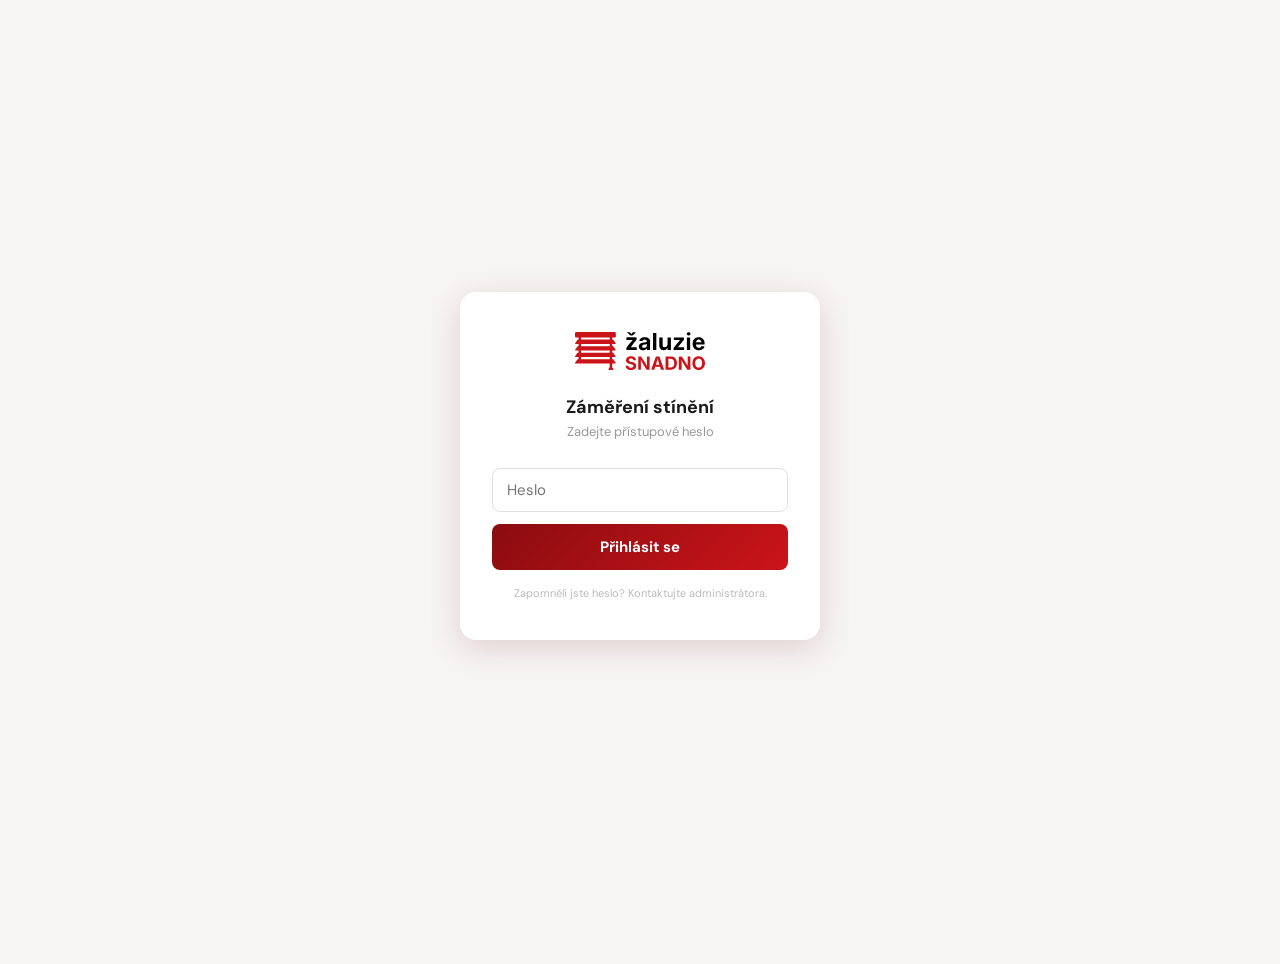
<file: index.html>
<!DOCTYPE html>
<html lang="cs">
<head>
<meta charset="UTF-8">
<meta name="viewport" content="width=device-width, initial-scale=1.0">
<title>Záměření stínění</title>
<meta http-equiv="Cache-Control" content="no-cache, no-store, must-revalidate">
<meta http-equiv="Pragma" content="no-cache">
<meta http-equiv="Expires" content="0">
<link rel="preconnect" href="https://fonts.googleapis.com">
<link rel="preconnect" href="https://fonts.gstatic.com" crossorigin>
<link href="https://fonts.googleapis.com/css2?family=DM+Sans:wght@400;500;600;700&family=DM+Serif+Display&display=swap" rel="stylesheet">
<link rel="stylesheet" href="style.css">
</head>
<body>

<!-- Přihlašovací obrazovka -->
<div id="login-screen" style="display:none;min-height:100vh;align-items:center;justify-content:center;background:#f7f4f4">
  <div style="background:#fff;border-radius:16px;padding:2.5rem 2rem;width:100%;max-width:360px;box-shadow:0 8px 32px rgba(100,0,0,.15);margin:1rem">
    <div style="text-align:center;margin-bottom:1.75rem">
      <img src="zaluzie-snadno-logo.svg" alt="Žaluzie snadno" style="height:38px;margin-bottom:1.25rem">
      <div style="font-size:18px;font-weight:700;color:#1a1a1a;margin-bottom:4px">Záměření stínění</div>
      <div style="font-size:13px;color:#999">Zadejte přístupové heslo</div>
    </div>
    <div style="margin-bottom:12px">
      <input id="login-heslo" type="password" placeholder="Heslo" style="width:100%;padding:11px 14px;border:1.5px solid #e5e0e0;border-radius:8px;font-size:15px;outline:none;font-family:inherit">
    </div>
    <div id="login-err" style="display:none;font-size:12px;color:#cb1419;margin-bottom:10px;text-align:center;font-weight:600">Nesprávné heslo. Zkuste to znovu.</div>
    <button id="btn-login" style="width:100%;padding:13px;background:linear-gradient(135deg,#8a0c10,#cb1419);color:#fff;border:none;border-radius:8px;font-size:15px;font-weight:700;cursor:pointer;font-family:inherit">Přihlásit se</button>
    <div style="text-align:center;margin-top:1rem;font-size:11px;color:#bbb">Zapomněli jste heslo? Kontaktujte administrátora.</div>
  </div>
</div>

<!-- Hlavní aplikace -->
<div id="app" style="display:none">

  <div class="app-header">
    <div class="header-inner">
      <div>
        <h1>Záměření stínění</h1>
        <p class="sub">Vyplňte zakázku, vyberte produkt a přidejte položky.</p>
      </div>
      <img src="zaluzie-snadno-logo.svg" alt="Žaluzie snadno" class="header-logo">
    </div>
  </div>

  <div class="section">
    <div class="stitle">Zakázka</div>
    <div class="row2">
      <div class="field"><label>Jméno klienta</label><input id="klient" placeholder="Novák Jan"></div>
      <div class="field"><label>Číslo zakázky</label><input id="zakazka" placeholder="2026-001"></div>
    </div>
    <div class="row2">
      <div class="field"><label>Adresa</label><input id="adresa" placeholder="Hlavní 1, Praha"></div>
      <div class="field"><label>Datum záměření</label><input type="date" id="datum"></div>
    </div>
    <div class="row2">
      <div class="field"><label>Technik</label><input id="technik" placeholder="Jméno technika"></div>
      <div class="field"><label>Telefon technika</label><input id="technik-tel" placeholder="+420 777 123 456"></div>
    </div>
  </div>

  <div class="section">
    <div class="stitle">Typ produktu</div>
    <select id="typ-select" style="font-size:15px;padding:10px;border-radius:10px;border:1px solid #ddd;width:100%;background:#fff;color:#1a1a1a">
      <option value="">— vyberte typ produktu —</option>
      <optgroup label="Látkové střešní rolety">
        <option value="stresni">Látkové střešní rolety</option>
      </optgroup>
      <optgroup label="Rolety den a noc">
        <option value="aluvegasdn">Den a noc — Alu Vegas</option>
        <option value="maxidn">Den a noc — Maxi kazeta</option>
        <option value="otevrenadn">Den a noc — Otevřená kazeta</option>
        <option value="polodn">Den a noc — Polo kazeta</option>
        <option value="sonosdn">Den a noc — SONO S</option>
        <option value="sonolldn">Den a noc — SONO L</option>
      </optgroup>
      <optgroup label="Textilní rolety">
        <option value="aluvegastx">Textilní — Alu Classic</option>
        <option value="maxitx">Textilní — Maxi kazeta</option>
        <option value="otevrenatx">Textilní — Otevřená kazeta</option>
        <option value="polotx">Textilní — Polo kazeta</option>
        <option value="sonostx">Textilní — SONO S</option>
        <option value="sonolltx">Textilní — SONO L</option>
      </optgroup>
      <optgroup label="Plisé rolety">
        <option value="plise">Plisé roleta</option>
      </optgroup>
      <optgroup label="Žaluzie">
        <option value="horizont">Horizontální žaluzie</option>
        <option value="vertikal">Vertikální žaluzie</option>
      </optgroup>
      <optgroup label="Sítě proti hmyzu">
        <option value="sit_dverpant">Dveřní síť — pantová</option>
        <option value="sit_plise">Plisé síť proti hmyzu</option>
        <option value="sit_posuvram">Posuvná síť — v rámu</option>
        <option value="sit_posuvlist">Posuvná síť — v lištách</option>
        <option value="sit_pevna">Pevná okenní síť</option>
        <option value="sit_rolovaci">Rolovací síť</option>
      </optgroup>
    </select>
  </div>

  <div class="form-box" id="form-box" style="display:none">
    <div class="form-box-title" id="form-title"></div>
    <div id="form-fields"></div>
    <button class="btn-add" id="btn-pridat">+ přidat do zakázky</button>
  </div>

  <div class="section">
    <div class="top-bar">
      <div class="stitle" style="margin:0">Přidané položky</div>
      <span class="badge" id="badge">0 položek</span>
    </div>
    <div id="list"><div class="empty">Zatím žádná položka.</div></div>
  </div>

  <button class="btn-exp" id="btn-exp" disabled>⬇ Export výrobní dokumentace (.xlsx)</button>
  <button class="btn-pdf" id="btn-obj" disabled>📄 Objednávka (PDF)</button>
  <button class="btn-pdf" id="btn-pdf" disabled>📄 Nabídka pro klienta (PDF)</button>
  <button class="btn-reset" id="btn-reset">Nová zakázka (smazat vše)</button>
</div>
</div><!-- konec #app -->
<script src="app_v34.js"></script>
</body>
</html>
</file>
<file: style.css>
@import url('https://fonts.googleapis.com/css2?family=DM+Sans:wght@400;500;600;700&family=DM+Serif+Display&display=swap');

:root {
  --red-dark:    #8a0c10;
  --red-main:    #cb1419;
  --red-light:   #e8343a;
  --red-pale:    #fdecea;
  --text:        #1a1a1a;
  --text-mid:    #4a4a4a;
  --text-soft:   #999;
  --border:      #e5e0e0;
  --bg:          #f7f4f4;
  --white:       #ffffff;
  --radius-lg:   14px;
  --radius-md:   10px;
  --radius-sm:   7px;
  --shadow-sm:   0 1px 4px rgba(100,0,0,.07);
  --shadow-md:   0 4px 16px rgba(100,0,0,.1);
  --shadow-lg:   0 8px 32px rgba(100,0,0,.18);
}

* { box-sizing: border-box; margin: 0; padding: 0; }

body {
  font-family: 'DM Sans', system-ui, sans-serif;
  background: var(--bg);
  color: var(--text);
  padding: 1rem 1rem 3rem;
  min-height: 100vh;
}

.app { max-width: 660px; margin: 0 auto; }

.app-header {
  background: linear-gradient(135deg, #7a0c10 0%, var(--red-main) 60%, var(--red-light) 100%);
  border-radius: var(--radius-lg);
  padding: 1.4rem 1.75rem;
  margin-bottom: 1.25rem;
  box-shadow: var(--shadow-lg);
  position: relative;
  overflow: hidden;
}
.app-header::before {
  content: '';
  position: absolute;
  top: -40px; right: -40px;
  width: 180px; height: 180px;
  background: rgba(255,255,255,.05);
  border-radius: 50%;
  pointer-events: none;
}
.header-inner {
  display: flex;
  align-items: center;
  justify-content: space-between;
  gap: 1rem;
  position: relative;
}
.app-header h1 {
  font-family: 'DM Serif Display', serif;
  font-size: 21px;
  font-weight: 400;
  color: #ffffff;
  letter-spacing: .01em;
  margin-bottom: 4px;
}
.app-header .sub {
  font-size: 12.5px;
  color: rgba(255,255,255,.7);
  margin: 0;
}
.header-logo {
  height: 34px;
  width: auto;
  flex-shrink: 0;
  filter: brightness(0) invert(1);
  opacity: .92;
}

.section {
  background: var(--white);
  border: 1px solid var(--border);
  border-radius: var(--radius-lg);
  padding: 1.1rem 1.25rem;
  margin-bottom: .85rem;
  box-shadow: var(--shadow-sm);
}
.section:focus-within {
  box-shadow: 0 0 0 3px rgba(203,20,25,.08), var(--shadow-sm);
}
.stitle {
  font-size: 10px;
  font-weight: 700;
  color: var(--red-main);
  margin-bottom: 14px;
  text-transform: uppercase;
  letter-spacing: .1em;
  display: flex;
  align-items: center;
  gap: 6px;
}
.stitle::before {
  content: '';
  display: inline-block;
  width: 3px; height: 14px;
  background: var(--red-main);
  border-radius: 2px;
  flex-shrink: 0;
}
.field { margin-bottom: 10px; }
.field label {
  display: block;
  font-size: 11.5px;
  color: var(--text-mid);
  margin-bottom: 5px;
  font-weight: 600;
  letter-spacing: .02em;
}
.field .hint { font-size: 11px; color: var(--text-soft); margin-top: 3px; }
input, select, textarea {
  width: 100%;
  padding: 9px 11px;
  border: 1.5px solid var(--border);
  border-radius: var(--radius-sm);
  font-size: 14px;
  background: var(--white);
  color: var(--text);
  outline: none;
  font-family: inherit;
  transition: border-color .15s, box-shadow .15s;
  appearance: none;
  -webkit-appearance: none;
}
input:focus, select:focus, textarea:focus {
  border-color: var(--red-main);
  box-shadow: 0 0 0 3px rgba(203,20,25,.1);
}
input:hover:not(:focus), select:hover:not(:focus) { border-color: #c09090; }
input.error { border-color: #e24b4a; background: #fff5f5; }
select {
  background-image: url("data:image/svg+xml,%3Csvg xmlns='http://www.w3.org/2000/svg' width='12' height='8' viewBox='0 0 12 8'%3E%3Cpath fill='none' stroke='%23cb1419' stroke-width='1.5' stroke-linecap='round' stroke-linejoin='round' d='M1 1l5 5 5-5'/%3E%3C/svg%3E");
  background-repeat: no-repeat;
  background-position: right 11px center;
  padding-right: 30px;
}
#typ-select {
  font-size: 14px;
  padding: 10px 30px 10px 11px;
  border-radius: var(--radius-sm);
  border: 1.5px solid var(--border);
  width: 100%;
  background-color: var(--white);
  color: var(--text);
}
.err-msg { font-size: 11px; color: #e24b4a; margin-top: 3px; display: none; }
.err-msg.show { display: block; }
.row2 { display: grid; grid-template-columns: 1fr 1fr; gap: 10px; }
.row3 { display: grid; grid-template-columns: 1fr 1fr 1fr; gap: 8px; }
.row4 { display: grid; grid-template-columns: 1fr 1fr 1fr 1fr; gap: 8px; }
.badge {
  font-size: 11px;
  padding: 3px 11px;
  border-radius: 20px;
  background: var(--red-pale);
  color: var(--red-dark);
  font-weight: 700;
  letter-spacing: .02em;
}
.card {
  background: var(--white);
  border: 1.5px solid var(--border);
  border-radius: var(--radius-md);
  padding: 11px 13px;
  margin-bottom: 8px;
  display: flex;
  justify-content: space-between;
  align-items: flex-start;
  transition: border-color .15s, box-shadow .15s;
}
.card:hover { border-color: #d89090; box-shadow: var(--shadow-sm); }
.card-name { font-size: 13.5px; font-weight: 700; color: var(--text); }
.card-meta { font-size: 11px; color: var(--text-soft); margin-top: 3px; line-height: 1.6; }
.card-typ {
  font-size: 10px;
  padding: 2px 8px;
  border-radius: 10px;
  background: var(--red-pale);
  color: var(--red-dark);
  font-weight: 700;
  margin-bottom: 5px;
  display: inline-block;
  letter-spacing: .03em;
}
.card-hlavni { font-size: 13.5px; font-weight: 700; color: var(--text); margin-top: 3px; line-height: 1.5; }
.del { background: none; border: none; color: #ccc; cursor: pointer; font-size: 14px; padding: 3px 7px; border-radius: var(--radius-sm); transition: color .15s, background .15s; }
.del:hover { color: #e24b4a; background: #fef2f2; }
.btn-add {
  width: 100%;
  padding: 10px;
  border: 1.5px dashed var(--border);
  border-radius: var(--radius-sm);
  background: none;
  color: var(--text-soft);
  cursor: pointer;
  font-size: 13px;
  margin-top: 6px;
  font-family: inherit;
  transition: background .15s, border-color .15s, color .15s;
}
.btn-add:hover { background: var(--red-pale); border-color: var(--red-light); color: var(--red-dark); }
.btn-exp {
  width: 100%;
  padding: 14px;
  background: linear-gradient(135deg, var(--red-dark) 0%, var(--red-main) 100%);
  color: #ffffff;
  border: none;
  border-radius: var(--radius-md);
  font-size: 15px;
  font-weight: 700;
  cursor: pointer;
  font-family: inherit;
  box-shadow: 0 4px 14px rgba(160,0,0,.25);
  transition: opacity .15s, transform .1s, box-shadow .15s;
  letter-spacing: .02em;
}
.btn-exp:hover { opacity: .92; transform: translateY(-1px); box-shadow: 0 6px 18px rgba(160,0,0,.3); }
.btn-exp:active { transform: translateY(0); }
.btn-exp:disabled { opacity: .35; cursor: not-allowed; transform: none; box-shadow: none; }
.btn-reset {
  width: 100%;
  margin-top: 8px;
  padding: 10px;
  background: none;
  border: 1.5px solid var(--border);
  border-radius: var(--radius-md);
  font-size: 13px;
  color: var(--text-soft);
  cursor: pointer;
  font-family: inherit;
  transition: background .15s, color .15s, border-color .15s;
}
.btn-reset:hover { background: #fef2f2; color: var(--red-dark); border-color: #f5c6c6; }
.form-box {
  background: var(--white);
  border: 2px solid var(--red-main);
  border-radius: var(--radius-lg);
  padding: 1.1rem 1.25rem;
  margin-bottom: .85rem;
  box-shadow: 0 0 0 4px rgba(203,20,25,.06), var(--shadow-md);
}
.form-box-title {
  font-size: 15px;
  font-weight: 700;
  margin-bottom: 14px;
  color: var(--red-dark);
  display: flex;
  align-items: center;
  gap: 8px;
}
.form-box-title::before {
  content: '✎';
  font-size: 13px;
  background: var(--red-pale);
  color: var(--red-main);
  width: 26px; height: 26px;
  border-radius: 50%;
  display: inline-flex;
  align-items: center;
  justify-content: center;
  flex-shrink: 0;
}
.top-bar { display: flex; justify-content: space-between; align-items: center; margin-bottom: 12px; }
.note { font-size: 11px; color: var(--text-mid); margin-top: 8px; padding: 7px 10px; background: #fff8f8; border-radius: var(--radius-sm); line-height: 1.5; border-left: 3px solid var(--red-light); }
.note.warn { background: #fff8e6; color: #854F0B; border-color: #FAC775; }
.empty { font-size: 13px; color: var(--text-soft); text-align: center; padding: 1.5rem 0; }
.edit-btn {
  background: none;
  border: 1.5px solid var(--border);
  color: var(--text-mid);
  cursor: pointer;
  font-size: 13px;
  padding: 3px 8px;
  border-radius: var(--radius-sm);
  line-height: 1.4;
  transition: color .15s, border-color .15s, background .15s;
  font-family: inherit;
}
.edit-btn:hover { color: var(--red-main); border-color: var(--red-main); background: var(--red-pale); }
.card-editing { border-color: var(--red-main) !important; background: var(--red-pale) !important; box-shadow: 0 0 0 3px rgba(203,20,25,.08) !important; }
.sep { height: 1px; background: var(--border); margin: 10px 0; }
.typ-grid { display: grid; grid-template-columns: 1fr 1fr; gap: 8px; }
.subtyp-grid { display: grid; grid-template-columns: 1fr 1fr 1fr; gap: 6px; margin-top: 10px; }
.typ-btn { padding: 10px 12px; border: 1.5px solid var(--border); border-radius: var(--radius-md); background: var(--white); font-size: 13px; cursor: pointer; text-align: left; color: var(--text); line-height: 1.4; transition: all .15s; font-family: inherit; }
.typ-btn:hover { border-color: var(--red-light); background: var(--red-pale); color: var(--red-dark); }
.typ-btn.active { border-color: var(--red-main); background: var(--red-pale); color: var(--red-dark); font-weight: 700; }
.typ-btn .typ-cat { font-size: 10px; color: var(--text-soft); display: block; margin-bottom: 2px; font-weight: 400; }
.typ-btn.active .typ-cat { color: var(--red-light); }
.subtyp-btn { padding: 7px 10px; border: 1px solid var(--border); border-radius: var(--radius-sm); background: var(--white); font-size: 12px; cursor: pointer; text-align: center; color: var(--text-mid); transition: all .15s; font-family: inherit; }
.subtyp-btn:hover { border-color: var(--red-light); color: var(--red-dark); }
.subtyp-btn.active { border-color: var(--red-main); background: var(--red-pale); color: var(--red-dark); font-weight: 700; }

.btn-pdf {
  width: 100%;
  margin-top: 8px;
  padding: 13px;
  background: var(--white);
  color: var(--red-main);
  border: 2px solid var(--red-main);
  border-radius: var(--radius-md);
  font-size: 15px;
  font-weight: 700;
  cursor: pointer;
  font-family: inherit;
  transition: background .15s, color .15s;
  letter-spacing: .02em;
}
.btn-pdf:hover { background: var(--red-pale); }
.btn-pdf:disabled { opacity: .35; cursor: not-allowed; }
</file>
